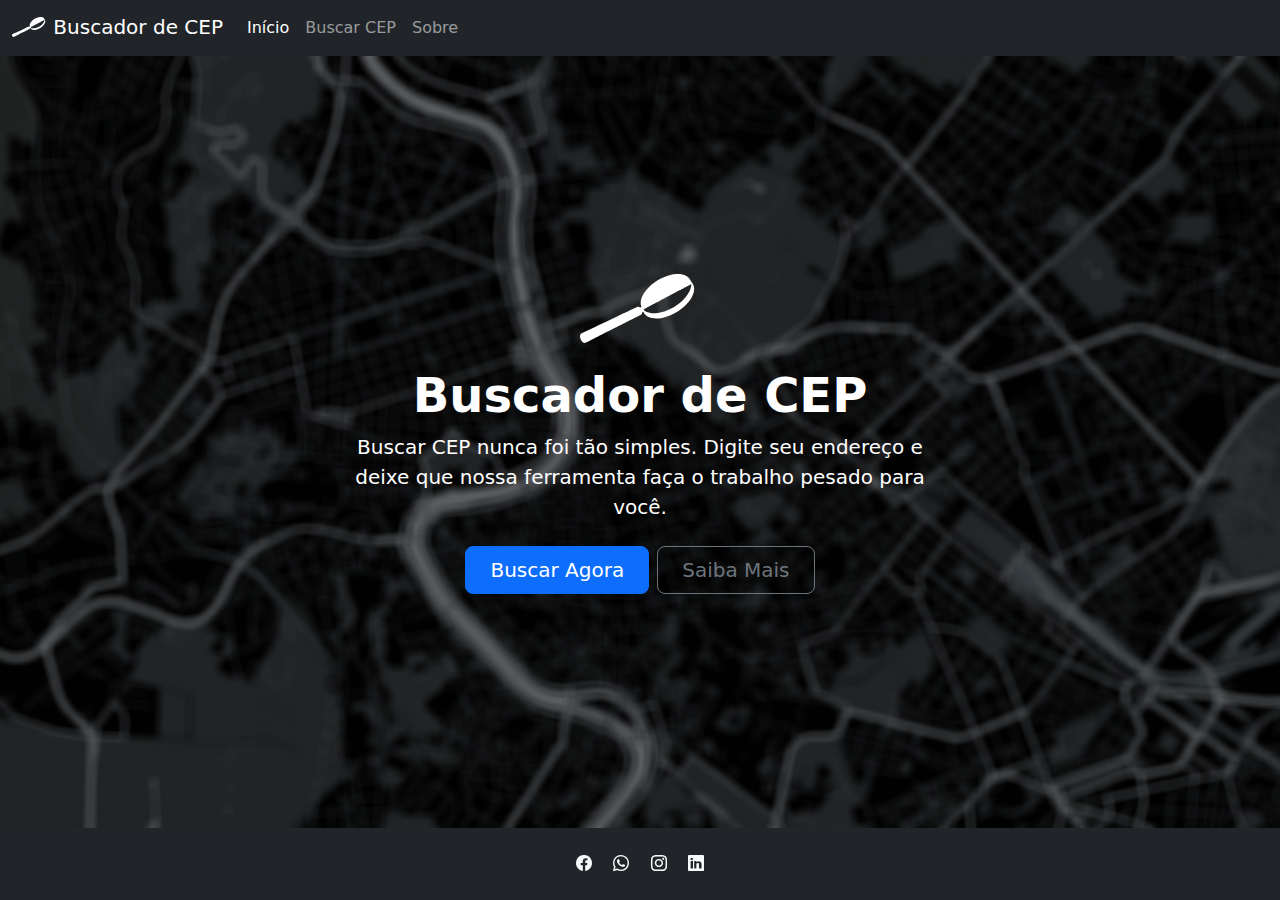
<file: 1/index.html>
<!DOCTYPE html>
<html lang="pt-br">
  <head>
    <meta charset="UTF-8" />
    <meta name="viewport" content="width=device-width, initial-scale=1.0" />
    <title>Início - Buscador de CEP</title>
    <link
      href="https://cdn.jsdelivr.net/npm/bootstrap@5.3.3/dist/css/bootstrap.min.css"
      rel="stylesheet"
      integrity="sha384-QWTKZyjpPEjISv5WaRU9OFeRpok6YctnYmDr5pNlyT2bRjXh0JMhjY6hW+ALEwIH"
      crossorigin="anonymous"
    />
    <link
      rel="stylesheet"
      href="https://cdn.jsdelivr.net/npm/bootstrap-icons@1.11.3/font/bootstrap-icons.min.css"
    />
    <link rel="stylesheet" href="style.css" />
  </head>
  <body>
    <div class="min-vh-100 d-flex flex-column">
      <nav class="navbar navbar-expand-md text-bg-dark navbar-dark">
        <div class="container-fluid">
          <a href="index.html" class="navbar-brand h1 mb-0">
            <img
              src="images/lupa-branca.svg"
              width="35px"
              class="mb-1"
              alt="Lupa"
            />
            Buscador de CEP
          </a>
          <button
            class="navbar-toggler"
            type="button"
            data-bs-toggle="collapse"
            data-bs-target="#nav"
            aria-controls="nav"
            aria-label="Expand Navegation"
          >
            <span class="navbar-toggler-icon"></span>
          </button>
          <div class="collapse navbar-collapse" id="nav">
            <ul class="navbar-nav">
              <li class="nav-item">
                <a href="index.html" class="nav-link active" aria-current="page"
                  >Início</a
                >
              </li>
              <li class="nav-item">
                <a href="buscar.html" class="nav-link">Buscar CEP</a>
              </li>
              <li class="nav-item">
                <a href="sobre.html" class="nav-link">Sobre</a>
              </li>
            </ul>
          </div>
        </div>
      </nav>

      <main class="flex-grow-1 d-flex">
        <div
          id="main-bg-img"
          class="text-bg-dark container-fluid flex-grow-1 bg-image d-flex align-items-center justify-content-center"
        >
          <div class="px-4 py-5 mb-3 text-center">
            <img
              class="mb-4"
              src="images/lupa-branca.svg"
              alt="Lupa"
              width="120px"
            />
            <h1 class="display-5 fw-bold">Buscador de CEP</h1>
            <div class="col-lg-6 col-sm-8 col-10 mx-auto">
              <p class="lead mb-4">
                Buscar CEP nunca foi tão simples. Digite seu endereço e deixe
                que nossa ferramenta faça o trabalho pesado para você.
              </p>
              <div class="d-grid d-sm-flex gap-2 justify-content-sm-center">
                <button
                  type="button"
                  class="btn btn-primary btn-lg px-4"
                  onclick="window.location.href='./buscar.html';"
                >
                  Buscar Agora
                </button>
                <button
                  type="button"
                  class="btn btn-outline-secondary btn-lg px-4"
                  onclick="window.location.href='./sobre.html';"
                >
                  Saiba Mais
                </button>
              </div>
            </div>
          </div>
        </div>
      </main>

      <footer class="text-center text-bg-dark">
        <section class="container pt-4 mb-4">
          <a href="#" class="icon-link link-light link-opacity-50-hover mx-2">
            <i class="bi bi-facebook"></i>
          </a>
          <a href="#" class="icon-link link-light link-opacity-50-hover mx-2">
            <i class="bi bi-whatsapp"></i>
          </a>
          <a href="#" class="icon-link link-light link-opacity-50-hover mx-2">
            <i class="bi bi-instagram"></i>
          </a>
          <a href="#" class="icon-link link-light link-opacity-50-hover mx-2">
            <i class="bi bi-linkedin"></i>
          </a>
        </section>
      </footer>
    </div>
  </body>
</html>
</file>
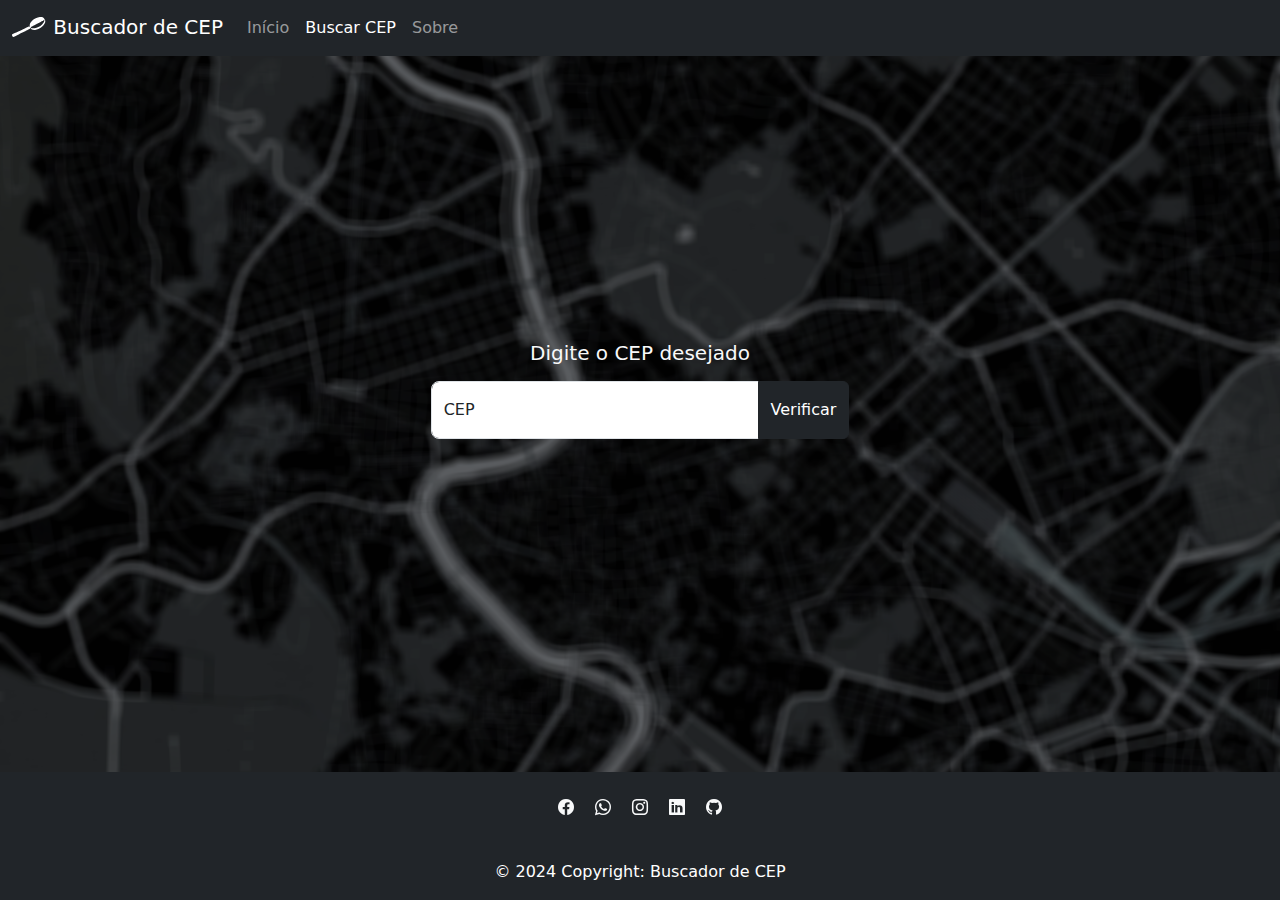
<file: 1/buscar.html>
<!DOCTYPE html>
<html lang="pt-br">
  <head>
    <meta charset="UTF-8" />
    <meta name="viewport" content="width=device-width, initial-scale=1.0" />
    <title>Busca - Buscador de CEP</title>
    <link
      href="https://cdn.jsdelivr.net/npm/bootstrap@5.3.3/dist/css/bootstrap.min.css"
      rel="stylesheet"
      integrity="sha384-QWTKZyjpPEjISv5WaRU9OFeRpok6YctnYmDr5pNlyT2bRjXh0JMhjY6hW+ALEwIH"
      crossorigin="anonymous"
    />
    <link
      rel="stylesheet"
      href="https://cdn.jsdelivr.net/npm/bootstrap-icons@1.11.3/font/bootstrap-icons.min.css"
    />
    <link rel="stylesheet" href="style.css" />
  </head>
  <body>
    <div class="min-vh-100 d-flex flex-column">
      <nav class="navbar navbar-expand-md text-bg-dark navbar-dark">
        <div class="container-fluid">
          <a href="index.html" class="navbar-brand h1 mb-0">
            <img
              src="images/lupa-branca.svg"
              width="35px"
              class="mb-1"
              alt="Lupa"
            />
            Buscador de CEP
          </a>
          <button
            class="navbar-toggler"
            type="button"
            data-bs-toggle="collapse"
            data-bs-target="#nav"
            aria-controls="nav"
            aria-label="Expand Navegation"
          >
            <span class="navbar-toggler-icon"></span>
          </button>
          <div class="collapse navbar-collapse" id="nav">
            <ul class="navbar-nav">
              <li class="nav-item">
                <a href="index.html" class="nav-link">Início</a>
              </li>
              <li class="nav-item">
                <a
                  href="buscar.html"
                  class="nav-link active"
                  aria-current="page"
                  >Buscar CEP</a
                >
              </li>
              <li class="nav-item">
                <a href="sobre.html" class="nav-link">Sobre</a>
              </li>
            </ul>
          </div>
        </div>
      </nav>
      <main class="flex-grow-1 d-flex">
        <div
          id="main-bg-img"
          class="text-bg-dark container-fluid flex-grow-1 bg-image d-flex flex-column align-items-center justify-content-center"
        >
          <div class="col-10 col-sm-8 col-md-6 col-lg-4 my-4">
            <form id="form-cep" novalidate>
              <h3 class="h5 text-center text-light mb-3">
                Digite o CEP desejado
              </h3>
              <div class="input-group mb-5 has-validation">
                <div
                  class="form-floating text-dark bg-transparent"
                  id="cep-input-div"
                >
                  <input
                    name="cep-input"
                    id="cep-input"
                    type="text"
                    placeholder="CEP"
                    class="form-control form-control-lg"
                    required
                  />
                  <label for="cep-input">CEP</label>
                </div>
                <button type="submit" class="btn btn-dark">Verificar</button>
                <div class="invalid-feedback">Digite um CEP válido</div>
              </div>
            </form>
            <section id="response-container">
            </section>
          </div>
        </div>
      </main>
      <footer class="text-center text-bg-dark">
        <section class="container pt-4 mb-4">
          <a href="#" class="icon-link link-light link-opacity-50-hover mx-2">
            <i class="bi bi-facebook"></i>
          </a>
          <a href="#" class="icon-link link-light link-opacity-50-hover mx-2">
            <i class="bi bi-whatsapp"></i>
          </a>
          <a href="#" class="icon-link link-light link-opacity-50-hover mx-2">
            <i class="bi bi-instagram"></i>
          </a>
          <a href="#" class="icon-link link-light link-opacity-50-hover mx-2">
            <i class="bi bi-linkedin"></i>
          </a>
          <a href="#" class="icon-link link-light link-opacity-50-hover mx-2">
            <i class="bi bi-github"></i>
          </a>
        </section>
        <div class="text-center py-3">© 2024 Copyright: Buscador de CEP</div>
      </footer>
    </div>

    <script
      src="https://cdn.jsdelivr.net/npm/bootstrap@5.3.3/dist/js/bootstrap.bundle.min.js"
      integrity="sha384-YvpcrYf0tY3lHB60NNkmXc5s9fDVZLESaAA55NDzOxhy9GkcIdslK1eN7N6jIeHz"
      crossorigin="anonymous"
    ></script>
    <script src="main.js"></script>
  </body>
</html>
</file>
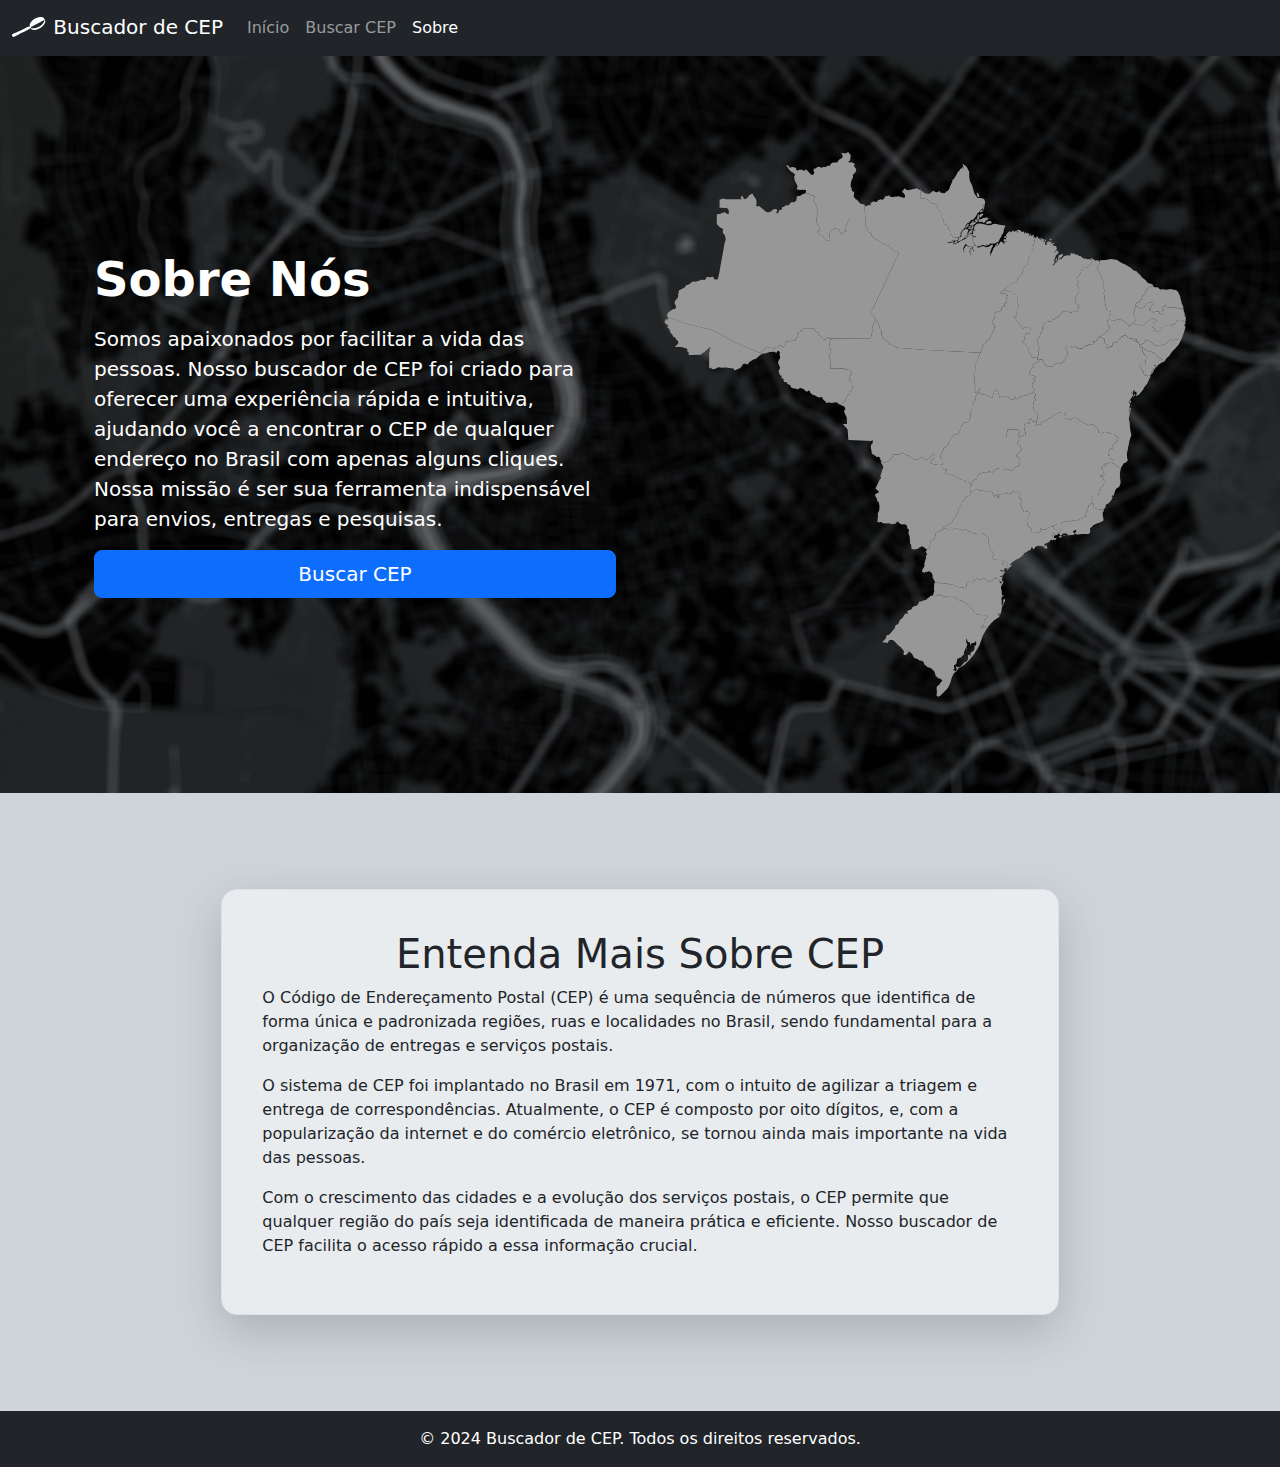
<file: 1/sobre.html>
<!DOCTYPE html>
<html lang="en">
  <head>
    <meta charset="UTF-8" />
    <meta name="viewport" content="width=device-width, initial-scale=1.0" />
    <title>Sobre - Buscador de CEP</title>
    <link
      href="https://cdn.jsdelivr.net/npm/bootstrap@5.3.3/dist/css/bootstrap.min.css"
      rel="stylesheet"
      integrity="sha384-QWTKZyjpPEjISv5WaRU9OFeRpok6YctnYmDr5pNlyT2bRjXh0JMhjY6hW+ALEwIH"
      crossorigin="anonymous"
    />
    <link
      rel="stylesheet"
      href="https://cdn.jsdelivr.net/npm/bootstrap-icons@1.11.3/font/bootstrap-icons.min.css"
    />
    <link rel="stylesheet" href="style.css" />
  </head>
  <body>
    <div class="min-vh-100 d-flex flex-column">
      <nav class="navbar navbar-expand-md text-bg-dark navbar-dark">
        <div class="container-fluid">
          <a href="index.html" class="navbar-brand h1 mb-0">
            <img
              src="images/lupa-branca.svg"
              width="35px"
              class="mb-1"
              alt="Lupa"
            />
            Buscador de CEP
          </a>
          <button
            class="navbar-toggler"
            type="button"
            data-bs-toggle="collapse"
            data-bs-target="#nav"
            aria-controls="nav"
            aria-label="Expand Navegation"
          >
            <span class="navbar-toggler-icon"></span>
          </button>
          <div class="collapse navbar-collapse" id="nav">
            <ul class="navbar-nav">
              <li class="nav-item">
                <a href="index.html" class="nav-link">Início</a>
              </li>
              <li class="nav-item">
                <a href="buscar.html" class="nav-link">Buscar CEP</a>
              </li>
              <li class="nav-item">
                <a href="sobre.html" class="nav-link active" aria-current="page"
                  >Sobre</a
                >
              </li>
            </ul>
          </div>
        </div>
      </nav>

      <main class="flex-grow-1 d-flex flex-column bg-dark">
        <div
          id="main-bg-img"
          class="text-bg-dark container-fluid flex-grow-1 bg-image d-flex align-items-center justify-content-center"
        >
          <div class="container px-4 py-5">
            <div
              class="row g-5 py-5 d-flex flex-md-row-reverse align-items-center justify-content-center"
            >
              <div class="col-10 col-sm-8 col-lg-6">
                <img
                  src="images/brasil.svg"
                  class="img-fluid"
                  alt="Mapa do Brasil"
                  loading="lazy"
                />
              </div>
              <div class="col-10 col-sm-8 col-lg-6">
                <h1 class="display-5 fw-bold mb-3">Sobre Nós</h1>
                <p class="lead">
                  Somos apaixonados por facilitar a vida das pessoas. Nosso
                  buscador de CEP foi criado para oferecer uma experiência
                  rápida e intuitiva, ajudando você a encontrar o CEP de
                  qualquer endereço no Brasil com apenas alguns cliques. Nossa
                  missão é ser sua ferramenta indispensável para envios,
                  entregas e pesquisas.
                </p>
                <div class="d-grid">
                  <button
                    type="button"
                    class="btn btn-primary btn-lg"
                    onclick="window.location.href='./buscar.html'"
                  >
                    Buscar CEP
                  </button>
                </div>
              </div>
            </div>
          </div>
        </div>

        <div
          class="container-fluid py-5 bg-dark-subtle d-flex justify-content-center align-items-center"
        >
          <div
            class="row p-4 my-0 my-sm-2 my-lg-5 col-11 col-lg-8 shadow-lg rounded-4 bg-body-secondary border align-items-center justify-content-center"
          >
            <div class="p-3">
              <h2 class="display-6 text-center">Entenda Mais Sobre CEP</h2>
              <p>
                O Código de Endereçamento Postal (CEP) é uma sequência de números
                que identifica de forma única e padronizada regiões, ruas e
                localidades no Brasil, sendo fundamental para a organização de
                entregas e serviços postais.
              </p>
              <p>
                O sistema de CEP foi implantado no Brasil em 1971, com o intuito
                de agilizar a triagem e entrega de correspondências. Atualmente,
                o CEP é composto por oito dígitos, e, com a popularização da
                internet e do comércio eletrônico, se tornou ainda mais
                importante na vida das pessoas.
              </p>
              <p>
                Com o crescimento das cidades e a evolução dos serviços
                postais, o CEP permite que qualquer região do país seja
                identificada de maneira prática e eficiente. Nosso buscador de
                CEP facilita o acesso rápido a essa informação crucial.
              </p>
            </div>
          </div>
        </div>
      </main>

      <footer class="text-bg-dark text-center py-3">
        <p class="mb-0">
          &copy; 2024 Buscador de CEP. Todos os direitos reservados.
        </p>
      </footer>
    </div>

    <script
      src="https://cdn.jsdelivr.net/npm/bootstrap@5.3.3/dist/js/bootstrap.bundle.min.js"
      integrity="sha384-KyZXEAg3QhqLMpG8r+Knujsl5+5hb7x1i5zlJSOs5KZ5hsmVlgAw5zYShKoOd93T"
      crossorigin="anonymous"
    ></script>
  </body>
</html>
</file>
<file: 1/style.css>
#main-bg-img {
    background-image: url("images/rome.png");
    background-position:center;
    background-size: cover;
    color: #979797;
}
</file>
